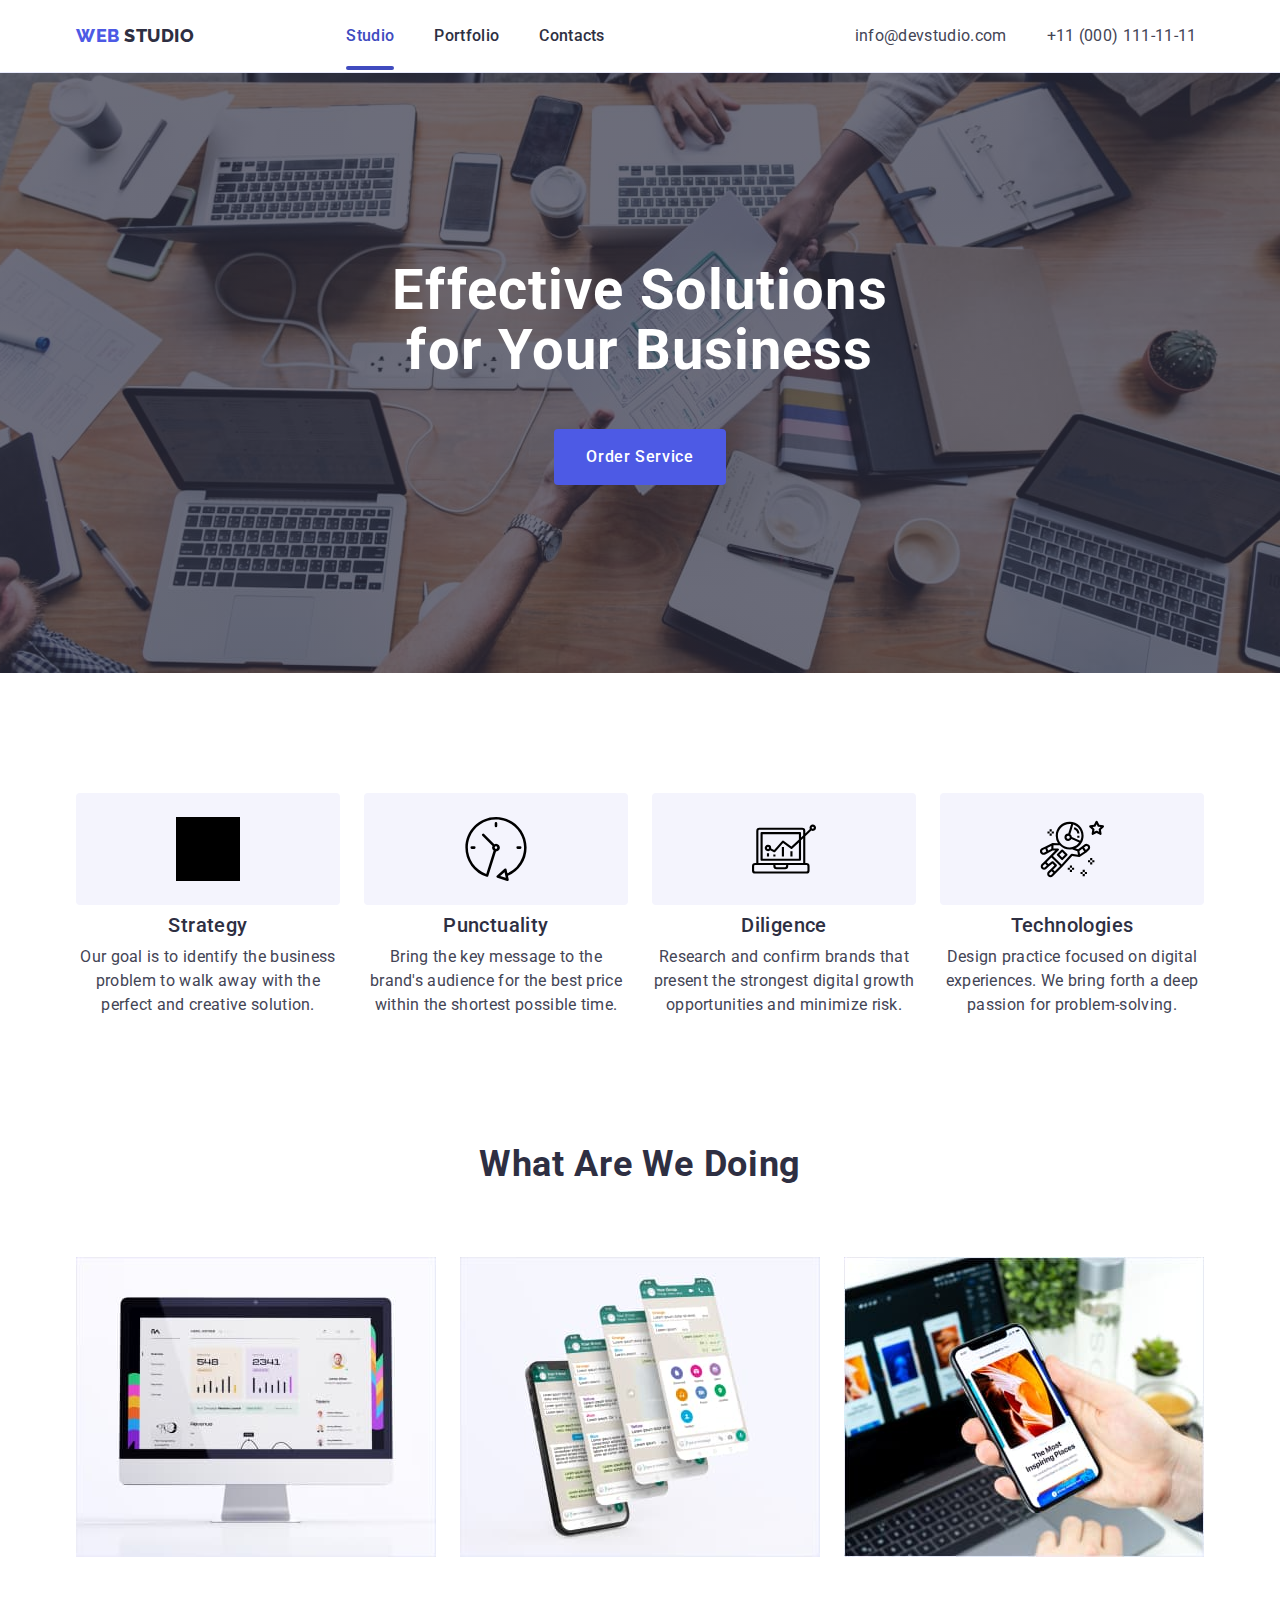
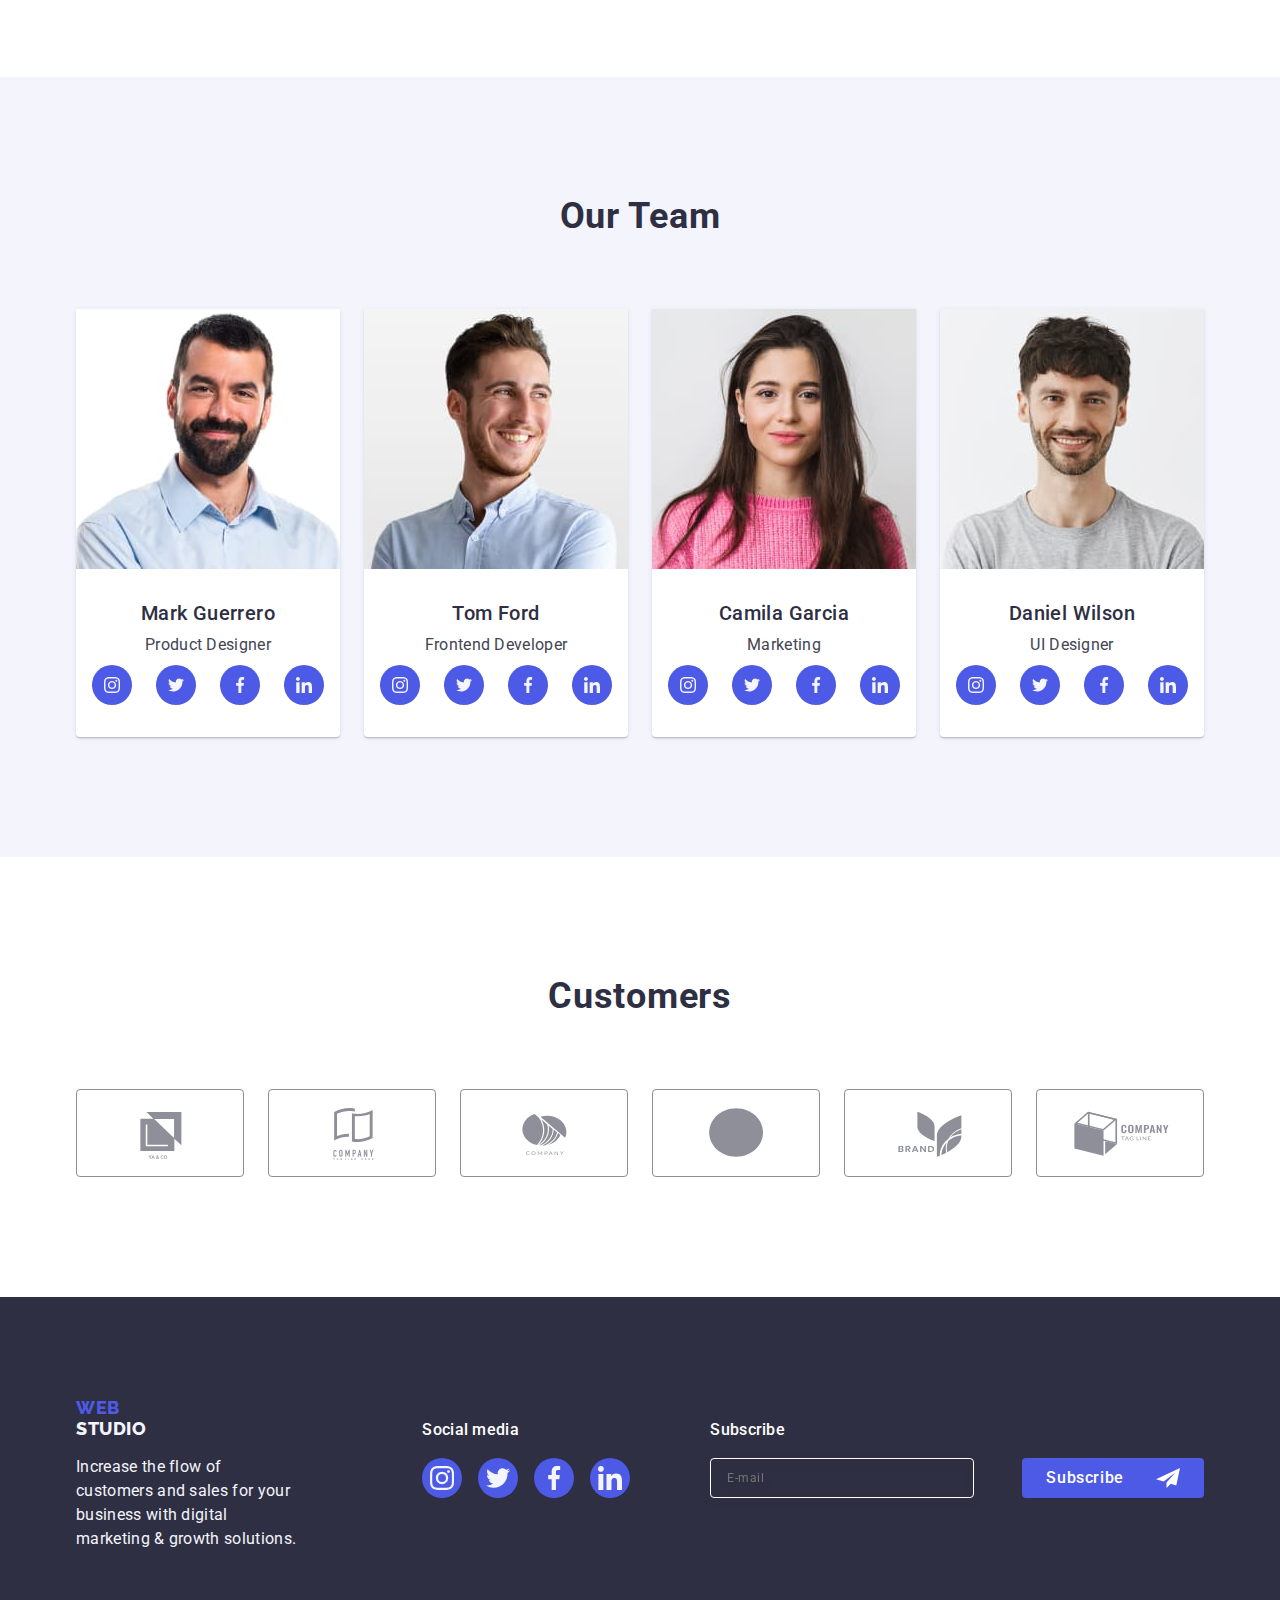
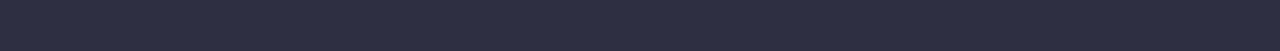
<file: index.html>
<!DOCTYPE html>
<html lang="en">
  <head>
    <meta charset="UTF-8" />
    <meta name="viewport" content="width=device-width, initial-scale=1.0" />
    <title>Main Page</title>
    <link rel="preconnect" href="https://fonts.googleapis.com" />
    <link rel="preconnect" href="https://fonts.gstatic.com" crossorigin />
    <link
      rel="stylesheet"
      href="https://cdn.jsdelivr.net/npm/modern-normalize@2.0.0/modern-normalize.min.css"
    />
    <link
      href="https://fonts.googleapis.com/css2?family=Raleway:wght@800&family=Roboto:wght@400;500;700&display=swap"
      rel="stylesheet"
    />
    <link rel="stylesheet" href="./css/styles.css" />
  </head>
  <body>
    <header class="header">
      <div class="container container-header">
        <nav class="page-nav">
          <a class="link logo" href="">Web <span class="span">Studio</span></a>
          <ul class="list menu">
            <li class="menu-item">
              <a class="link menu-link-studio link-link" href="./index.html"
                >Studio</a
              >
            </li>
            <li class="menu-item">
              <a class="link menu-link" href="./portfolio.html">Portfolio</a>
            </li>
            <li class="menu-item">
              <a class="link menu-link" href="">Contacts</a>
            </li>
          </ul>
        </nav>

        <address class="address">
          <ul class="list list-address">
            <li class="address-list">
              <a class="link contact-mail" href="mailto:info@devstudio.com"
                >info@devstudio.com</a
              >
            </li>
            <li class="address-list">
              <a class="link contact-mail" href="tel:+110001111111"
                >+11 (000) 111-11-11</a
              >
            </li>
          </ul>
        </address>
      </div>
    </header>

    <main>
      <section class="section-color">
        <div class="container">
          <h1 class="hhh-van">Effective Solutions for Your Business</h1>

          <button data-modal-open class="button-van" type="button">
            Order Service
          </button>
        </div>
      </section>

      <section class="section-tu">
        <div class="container">
          <h2 class="visually-hidden">WebStudio 8886</h2>
          <ul class="list list-van-van">
            <li class="list-van">
              <div class="div-iconc">
                <svg width="64" height="64" class="iconc">
                  <use href="./images/icons.svg#icon-antenna"></use>
                </svg>
              </div>

              <h3 class="hhh-tu">Strategy</h3>
              <p class="ppp-tu">
                Our goal is to identify the business problem to walk away with
                the perfect and creative solution.
              </p>
            </li>
            <li class="list-van">
              <div class="div-iconc">
                <svg width="64" height="64" class="iconc">
                  <use href="./images/icons.svg#icon-clock"></use>
                </svg>
              </div>

              <h3 class="hhh-tu">Punctuality</h3>
              <p class="ppp-tu">
                Bring the key message to the brand's audience for the best price
                within the shortest possible time.
              </p>
            </li>

            <li class="list-van">
              <div class="div-iconc">
                <svg width="64" height="64" class="iconc">
                  <use href="./images/icons.svg#icon-diagram"></use>
                </svg>
              </div>

              <h3 class="hhh-tu">Diligence</h3>
              <p class="ppp-tu">
                Research and confirm brands that present the strongest digital
                growth opportunities and minimize risk.
              </p>
            </li>
            <li class="list-van">
              <div class="div-iconc">
                <svg width="64" height="64" class="iconc">
                  <use href="./images/icons.svg#icon-astronaut"></use>
                </svg>
              </div>

              <h3 class="hhh-tu">Technologies</h3>
              <p class="ppp-tu">
                Design practice focused on digital experiences. We bring forth a
                deep passion for problem-solving.
              </p>
            </li>
          </ul>
        </div>
      </section>

      <section class="section-fru">
        <div class="container">
          <h2 class="hhh-fri">What are we doing</h2>

          <ul class="list div-section-fru">
            <li class="div-sction">
              <img
                src="./images/img1.jpg"
                alt="Monitor"
                width="360"
                height="300"
              />
            </li>
            <li class="div-sction">
              <img
                src="./images/Rectangle71.jpg"
                alt="Smartphone"
                width="360"
                height="300"
              />
            </li>
            <li class="div-sction">
              <img
                src="./images/img3.jpg"
                alt="Monitor and Smartphone"
                width="360"
                height="300"
              />
            </li>
          </ul>
        </div>
      </section>

      <section class="section-fo">
        <div class="container">
          <h2 class="hhh-fri">Our Team</h2>

          <ul class="list div-fo">
            <li class="foto-color">
              <img
                src="./images/img.jpg"
                alt="Mark Guerrero"
                width="264"
                height="260"
              />
              <div class="foto">
                <h3 class="hhh-tu">Mark Guerrero</h3>
                <p class="ppp-tu">Product Designer</p>
                <ul class="social-list list">
                  <li class="social-list-item">
                    <a href="" class="social-list-link">
                      <svg width="16" height="16" class="social-list-icon">
                        <use href="./images/icons.svg#icon-instagram"></use>
                      </svg>
                    </a>
                  </li>
                  <li class="social-list-item">
                    <a href="" class="social-list-link">
                      <svg width="16" height="16" class="social-list-icon">
                        <use href="./images/icons.svg#icon-twitter"></use>
                      </svg>
                    </a>
                  </li>
                  <li class="social-list-item">
                    <a href="" class="social-list-link">
                      <svg width="16" height="16" class="social-list-icon">
                        <use href="./images/icons.svg#icon-facebook"></use>
                      </svg>
                    </a>
                  </li>
                  <li class="social-list-item">
                    <a href="" class="social-list-link">
                      <svg width="16" height="16" class="social-list-icon">
                        <use href="./images/icons.svg#icon-linkedin"></use>
                      </svg>
                    </a>
                  </li>
                </ul>
              </div>
            </li>
            <li class="foto-color">
              <img
                src="./images/img(1).jpg"
                alt="Tom Ford"
                width="264"
                height="260"
              />
              <div class="foto">
                <h3 class="hhh-tu">Tom Ford</h3>
                <p class="ppp-tu">Frontend Developer</p>
                <ul class="social-list list">
                  <li class="social-list-item">
                    <a href="" class="social-list-link">
                      <svg width="16" height="16" class="social-list-icon">
                        <use href="./images/icons.svg#icon-instagram"></use>
                      </svg>
                    </a>
                  </li>
                  <li class="social-list-item">
                    <a href="" class="social-list-link">
                      <svg width="16" height="16" class="social-list-icon">
                        <use href="./images/icons.svg#icon-twitter"></use>
                      </svg>
                    </a>
                  </li>
                  <li class="social-list-item">
                    <a href="" class="social-list-link">
                      <svg width="16" height="16" class="social-list-icon">
                        <use href="./images/icons.svg#icon-facebook"></use>
                      </svg>
                    </a>
                  </li>
                  <li class="social-list-item">
                    <a href="" class="social-list-link">
                      <svg width="16" height="16" class="social-list-icon">
                        <use href="./images/icons.svg#icon-linkedin"></use>
                      </svg>
                    </a>
                  </li>
                </ul>
              </div>
            </li>
            <li class="foto-color">
              <img
                src="./images/img(2).jpg"
                alt="Camila Garcia"
                width="264"
                height="260"
              />
              <div class="foto">
                <h3 class="hhh-tu">Camila Garcia</h3>
                <p class="ppp-tu">Marketing</p>
                <ul class="social-list list">
                  <li class="social-list-item">
                    <a href="" class="social-list-link">
                      <svg width="16" height="16" class="social-list-icon">
                        <use href="./images/icons.svg#icon-instagram"></use>
                      </svg>
                    </a>
                  </li>
                  <li class="social-list-item">
                    <a href="" class="social-list-link">
                      <svg width="16" height="16" class="social-list-icon">
                        <use href="./images/icons.svg#icon-twitter"></use>
                      </svg>
                    </a>
                  </li>
                  <li class="social-list-item">
                    <a href="" class="social-list-link">
                      <svg width="16" height="16" class="social-list-icon">
                        <use href="./images/icons.svg#icon-facebook"></use>
                      </svg>
                    </a>
                  </li>
                  <li class="social-list-item">
                    <a href="" class="social-list-link">
                      <svg width="16" height="16" class="social-list-icon">
                        <use href="./images/icons.svg#icon-linkedin"></use>
                      </svg>
                    </a>
                  </li>
                </ul>
              </div>
            </li>
            <li class="foto-color">
              <img
                src="./images/img(3).jpg"
                alt="Daniel Wilson"
                width="264"
                height="260"
              />
              <div class="foto">
                <h3 class="hhh-tu">Daniel Wilson</h3>
                <p class="ppp-tu">UI Designer</p>
                <ul class="social-list list">
                  <li class="social-list-item">
                    <a href="" class="social-list-link">
                      <svg width="16" height="16" class="social-list-icon">
                        <use href="./images/icons.svg#icon-instagram"></use>
                      </svg>
                    </a>
                  </li>
                  <li class="social-list-item">
                    <a href="" class="social-list-link">
                      <svg width="16" height="16" class="social-list-icon">
                        <use href="./images/icons.svg#icon-twitter"></use>
                      </svg>
                    </a>
                  </li>
                  <li class="social-list-item">
                    <a href="" class="social-list-link">
                      <svg width="16" height="16" class="social-list-icon">
                        <use href="./images/icons.svg#icon-facebook"></use>
                      </svg>
                    </a>
                  </li>
                  <li class="social-list-item">
                    <a href="" class="social-list-link">
                      <svg width="16" height="16" class="social-list-icon">
                        <use href="./images/icons.svg#icon-linkedin"></use>
                      </svg>
                    </a>
                  </li>
                </ul>
              </div>
            </li>
          </ul>
        </div>
      </section>

      <section class="section-faif">
        <div class="container">
          <h2 class="hhaa-faif">Customers</h2>
          <ul class="list costomers-link">
            <li class="costomers-link-list">
              <a class="iconc-svg" href="">
                <svg width="104" height="56" class="svg">
                  <use href="./images/icons.svg#icon-yaco"></use>
                </svg>
              </a>
            </li>
            <li class="costomers-link-list">
              <a class="iconc-svg" href="">
                <svg width="104" height="56" class="svg">
                  <use href="./images/icons.svg#icon-tagline"></use>
                </svg>
              </a>
            </li>
            <li class="costomers-link-list">
              <a class="iconc-svg" href=""
                ><svg width="104" height="56" class="svg">
                  <use href="./images/icons.svg#icon-company"></use>
                </svg>
              </a>
            </li>
            <li class="costomers-link-list">
              <a class="iconc-svg" href=""
                ><svg width="104" height="56" class="svg">
                  <use href="./images/icons.svg#icon-fosterpeters"></use>
                </svg>
              </a>
            </li>
            <li class="costomers-link-list">
              <a class="iconc-svg" href=""
                ><svg width="104" height="56" class="svg">
                  <use href="./images/icons.svg#icon-brand"></use>
                </svg>
              </a>
            </li>
            <li class="costomers-link-list">
              <a class="iconc-svg" href="">
                <svg width="104" height="56" class="svg">
                  <use href="./images/icons.svg#icon-tagline1"></use>
                </svg>
              </a>
            </li>
          </ul>
        </div>
      </section>
    </main>

    <footer class="footer-color">
      <div class="container div-footer">
        <div class="div-footer-logo">
          <a class="link footer-logo" href=""
            >Web<span class="footer-span">Studio</span></a
          >

          <p class="footer-text">
            Increase the flow of customers and sales for your business with
            digital marketing & growth solutions.
          </p>
        </div>

        <div class="div-footer-social-link">
          <p class="social-media">Social media</p>
          <ul class="social-list-footer list">
            <li class="social-list-item">
              <a href="" class="social-list-link-footer">
                <svg width="24" height="24" class="social-list-icon-footer">
                  <use href="./images/icons.svg#icon-instagram"></use>
                </svg>
              </a>
            </li>
            <li class="social-list-item">
              <a href="" class="social-list-link-footer">
                <svg width="24" height="24" class="social-list-icon-footer">
                  <use href="./images/icons.svg#icon-twitter"></use>
                </svg>
              </a>
            </li>
            <li class="social-list-item">
              <a href="" class="social-list-link-footer">
                <svg width="24" height="24" class="social-list-icon-footer">
                  <use href="./images/icons.svg#icon-facebook"></use>
                </svg>
              </a>
            </li>
            <li class="social-list-item">
              <a href="" class="social-list-link-footer">
                <svg width="24" height="24" class="social-list-icon-footer">
                  <use href="./images/icons.svg#icon-linkedin"></use>
                </svg>
              </a>
            </li>
          </ul>
        </div>
        <div class="div-footer-social-subscride">
          <p class="social-media">Subscribe</p>
          <form class="form-footer">
            <label class="form-footer-label">
              <input
                class="footer-input-email"
                type="email"
                name="user-email"
                required
                placeholder="E-mail"
              />
            </label>

            <button class="button-footer" type="submit">
              Subscribe
              <svg width="24" height="24" class="button-footer-icon">
                <use href="./images/icons.svg#icon-Frame3"></use>
              </svg>
            </button>
          </form>
        </div>
      </div>
    </footer>

    <div data-modal class="backdrop is-hidden">
      <div class="modal">
        <button data-modal-close class="modal-close-btn" type="button">
          <svg width="8" height="8" class="modal-close-btn-icon">
            <use href="./images/icons.svg#icon-close-black-18"></use>
          </svg>
        </button>
        <p class="modal-form-text">
          Leave your contacts and we will call you back
        </p>
        <form class="modal-form">
          <div class="div-modal-form-name">
            <label class="modal-form-input-desc" for="user-name">Name</label>
            <div class="modal-form-input-wrapper">
              <input
                class="modal-form-input"
                type="text"
                id="user-name"
                name="user-name"
                required
                pattern="^[a-zA-Zа-яА-Я]+$"
                minlength="2"
              />
              <svg width="18" height="24" class="modal-form-input-icon">
                <use href="./images/icons.svg#icon-person-black-18dp"></use>
              </svg>
            </div>
          </div>
          <div class="div-modal-form-name">
            <label class="modal-form-input-desc" for="user-phone">Phone</label>
            <div class="modal-form-input-wrapper">
              <input
                class="modal-form-input"
                type="tel"
                id="user-phone"
                name="user-phone"
                required
                pattern="[0-9]{3}-[0-9]{3}-[0-9]{2}-[0-9]{2}"
                title="xxx-xxx-xx-xx"
              />
              <svg width="18" height="24" class="modal-form-input-icon">
                <use href="./images/icons.svg#icon-phone-black-18dp"></use>
              </svg>
            </div>
          </div>
          <div class="div-modal-form-name">
            <label class="modal-form-input-desc" for="user-email">Email</label>
            <div class="modal-form-input-wrapper">
              <input
                class="modal-form-input"
                type="email"
                id="user-email"
                name="user-email"
                required
              />
              <svg width="18" height="24" class="modal-form-input-icon">
                <use href="./images/icons.svg#icon-email-black-18dp"></use>
              </svg>
            </div>
          </div>

          <div class="div-texterea">
            <label class="modal-form-input-desc" for="user-comment"
              >Comment</label
            >
            <textarea
              class="modal-form-message"
              name="user-comment"
              id="user-comment"
              placeholder="Text input"
            ></textarea>
          </div>

          <div class="div-checkbox">
            <input
              class="modal-form-check visually-hidden"
              id="user-privacy"
              type="checkbox"
              value="true"
              name="user-privacy"
            />
            <label class="label-checkbox" for="user-privacy">
              <span class="modal-form-fake-checkbox">
                <svg width="10" height="8" class="checkbox-icon">
                  <use href="./images/icons.svg#icon-Property1click"></use>
                </svg> </span
              >I accept the terms and conditions of the&nbsp;<a
                class="modal-form-check-desc-privacy"
                href=""
                >Privacy Policy</a
              >
            </label>
          </div>

          <button class="mobal-form-submit" type="submit">Send</button>
        </form>
      </div>
    </div>
    <script src="./js/modal.js"></script>
  </body>
</html>
</file>
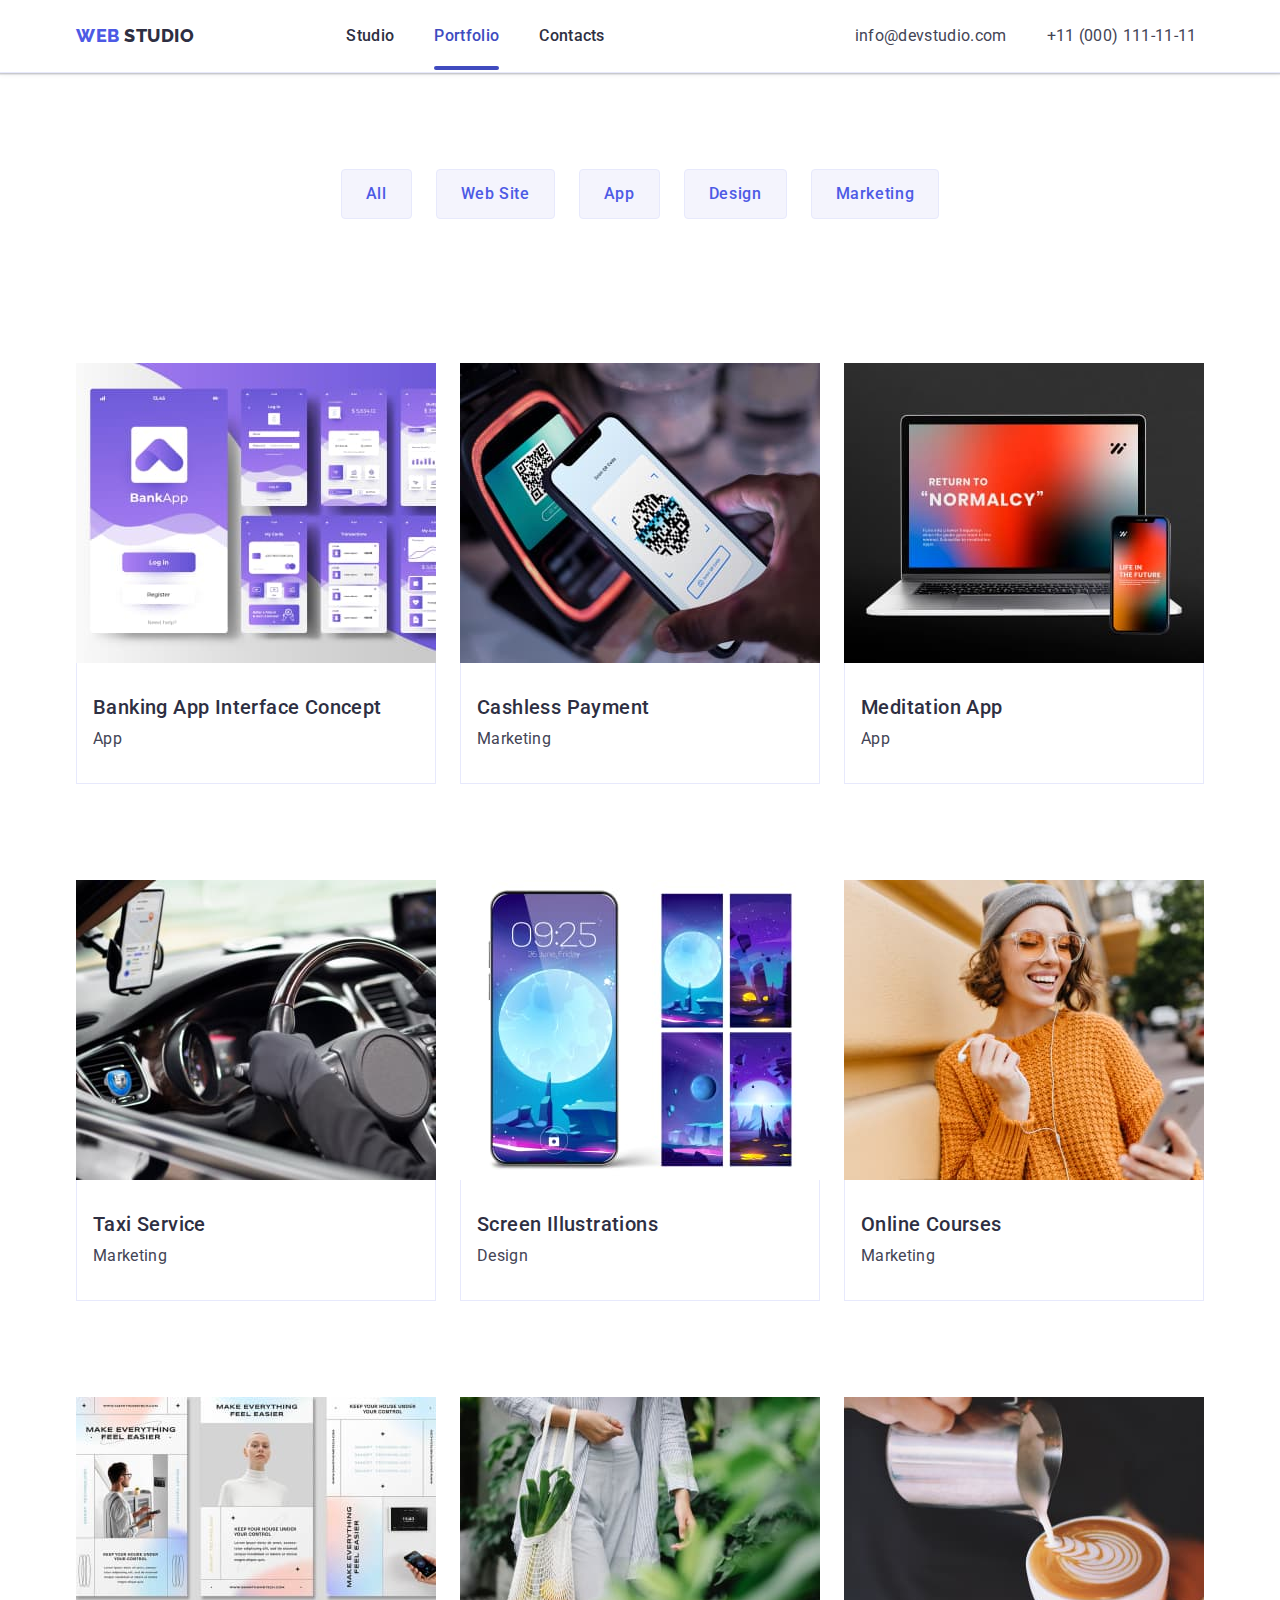
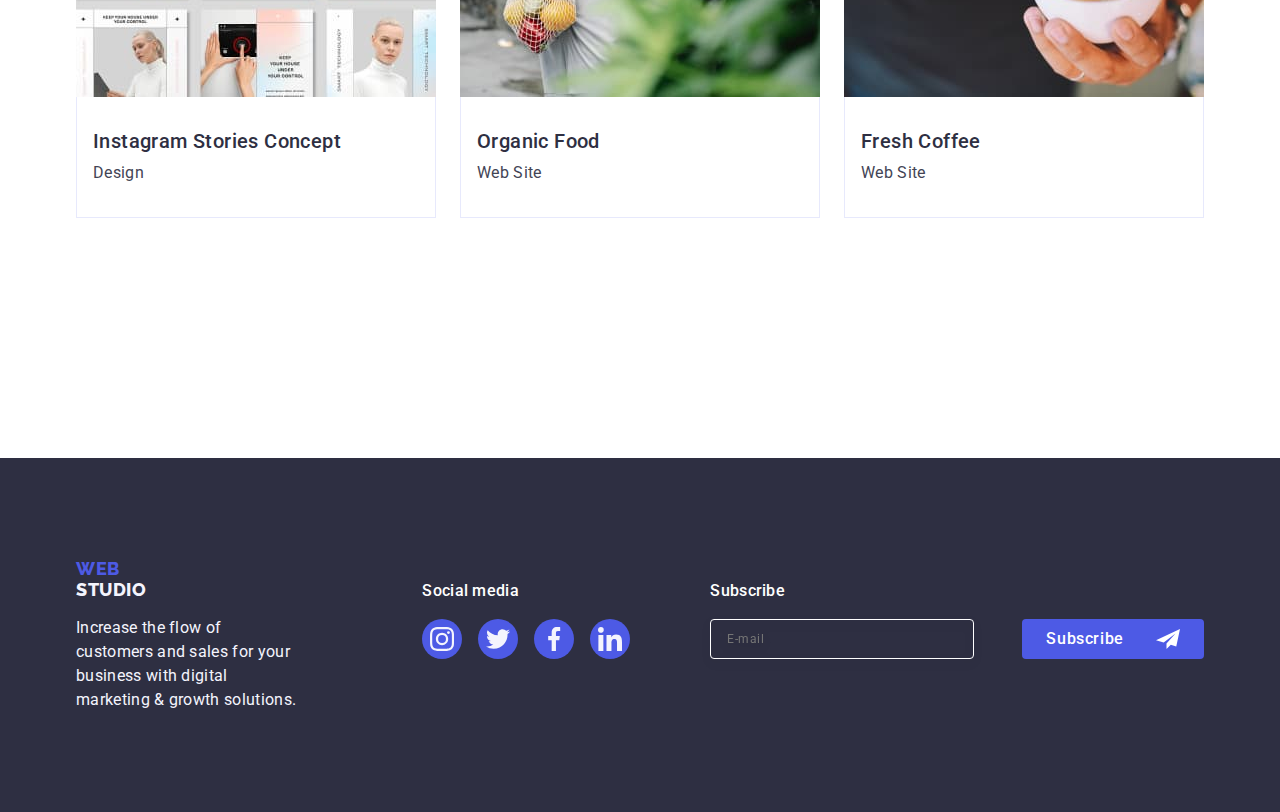
<file: portfolio.html>
<!DOCTYPE html>
<html lang="en">
  <head>
    <meta charset="UTF-8" />
    <meta name="viewport" content="width=device-width, initial-scale=1.0" />
    <title>Portfolio</title>
    <link rel="preconnect" href="https://fonts.googleapis.com" />
    <link rel="preconnect" href="https://fonts.gstatic.com" crossorigin />
    <link
      rel="stylesheet"
      href="https://cdn.jsdelivr.net/npm/modern-normalize@2.0.0/modern-normalize.min.css"
    />
    <link
      href="https://fonts.googleapis.com/css2?family=Raleway:wght@800&family=Roboto:wght@400;500;700&display=swap"
      rel="stylesheet"
    />
    <link rel="stylesheet" href="./css/styles.css" />
  </head>
  <body>
    <header class="header">
      <div class="container container-header">
        <nav class="page-nav">
          <a class="link logo" href="">Web <span class="span">Studio</span></a>
          <ul class="list menu">
            <li class="menu-item">
              <a class="link menu-link" href="./index.html">Studio</a>
            </li>
            <li class="menu-item">
              <a
                class="link menu-link-portfolio link-port"
                href="./portfolio.html"
                >Portfolio</a
              >
            </li>
            <li class="menu-item">
              <a class="link menu-link" href="">Contacts</a>
            </li>
          </ul>
        </nav>

        <address class="address">
          <ul class="list list-address">
            <li class="address-list">
              <a class="link contact-mail" href="mailto:info@devstudio.com"
                >info@devstudio.com</a
              >
            </li>
            <li class="address-list">
              <a class="link contact-mail" href="tel:+110001111111"
                >+11 (000) 111-11-11</a
              >
            </li>
          </ul>
        </address>
      </div>
    </header>

    <main>
      <section class="section-foto">
        <div class="container">
          <h1 class="visually-hidden">WebStudio 8886</h1>

          <ul class="list button-list">
            <li class="modal-van button-list-mobal">
              <button class="modal-btn" type="button">All</button>
            </li>
            <li class="modal-van button-list-mobal">
              <button class="modal-btn" type="button">Web Site</button>
            </li>
            <li class="modal-van button-list-mobal">
              <button class="modal-btn" type="button">App</button>
            </li>
            <li class="modal-van button-list-mobal">
              <button class="modal-btn" type="button">Design</button>
            </li>
            <li class="modal-van button-list-mobal">
              <button class="modal-btn" type="button">Marketing</button>
            </li>
          </ul>

          <ul class="list foto-foto">
            <li class="list-foto link-foto-o">
              <a class="link link-portfolio" href="">
                <div class="tram-list-img-wrapper">
                  <img
                    src="./images/img12.jpg"
                    alt="Banking App Interface Concept"
                    width="360"
                    height="300"
                  />
                  <p class="overley">
                    14 Stylish and User-Friendly App Design Concepts · Task
                    Manager App · Calorie Tracker App · Exotic Fruit Ecommerce
                    App · Cloud Storage App Banking App Interface Concept App
                  </p>
                </div>

                <div class="div-abcd">
                  <h2 class="abcd">Banking App Interface Concept</h2>
                  <p class="abcdef">App</p>
                </div>
              </a>
            </li>
            <li class="list-foto link-foto-o">
              <a class="link link-portfolio" href="">
                <div class="tram-list-img-wrapper">
                  <img
                    src="./images/img22.jpg"
                    alt="Cashless Payment"
                    width="360"
                    height="300"
                  />
                  <p class="overley">
                    14 Stylish and User-Friendly App Design Concepts · Task
                    Manager App · Calorie Tracker App · Exotic Fruit Ecommerce
                    App · Cloud Storage App Banking App Interface Concept App
                  </p>
                </div>

                <div class="div-abcd">
                  <h2 class="abcd">Cashless Payment</h2>
                  <p class="abcdef">Marketing</p>
                </div>
              </a>
            </li>
            <li class="list-foto link-foto-o">
              <a class="link link-portfolio" href="">
                <div class="tram-list-img-wrapper">
                  <img
                    src="./images/img32.jpg"
                    alt="Meditation App"
                    width="360"
                    height="300"
                  />
                  <p class="overley">
                    14 Stylish and User-Friendly App Design Concepts · Task
                    Manager App · Calorie Tracker App · Exotic Fruit Ecommerce
                    App · Cloud Storage App Banking App Interface Concept App
                  </p>
                </div>

                <div class="div-abcd">
                  <h2 class="abcd">Meditation App</h2>
                  <p class="abcdef">App</p>
                </div>
              </a>
            </li>
            <li class="list-foto link-foto-o">
              <a class="link link-portfolio" href=""
                ><div class="tram-list-img-wrapper">
                  <img
                    src="./images/img42.jpg"
                    alt="Taxi Service"
                    width="360"
                    height="300"
                  />
                  <p class="overley">
                    14 Stylish and User-Friendly App Design Concepts · Task
                    Manager App · Calorie Tracker App · Exotic Fruit Ecommerce
                    App · Cloud Storage App Banking App Interface Concept App
                  </p>
                </div>

                <div class="div-abcd">
                  <h2 class="abcd">Taxi Service</h2>
                  <p class="abcdef">Marketing</p>
                </div>
              </a>
            </li>
            <li class="list-foto link-foto-o">
              <a class="link link-portfolio" href=""
                ><div class="tram-list-img-wrapper">
                  <img
                    src="./images/img52.jpg"
                    alt="Screen Illustrations"
                    width="360"
                    height="300"
                  />
                  <p class="overley">
                    14 Stylish and User-Friendly App Design Concepts · Task
                    Manager App · Calorie Tracker App · Exotic Fruit Ecommerce
                    App · Cloud Storage App Banking App Interface Concept App
                  </p>
                </div>

                <div class="div-abcd">
                  <h2 class="abcd">Screen Illustrations</h2>
                  <p class="abcdef">Design</p>
                </div>
              </a>
            </li>
            <li class="list-foto link-foto-o">
              <a class="link link-portfolio" href=""
                ><div class="tram-list-img-wrapper">
                  <img
                    src="./images/img62.jpg"
                    alt="Online Courses"
                    width="360"
                    height="300"
                  />
                  <p class="overley">
                    14 Stylish and User-Friendly App Design Concepts · Task
                    Manager App · Calorie Tracker App · Exotic Fruit Ecommerce
                    App · Cloud Storage App Banking App Interface Concept App
                  </p>
                </div>

                <div class="div-abcd">
                  <h2 class="abcd">Online Courses</h2>
                  <p class="abcdef">Marketing</p>
                </div>
              </a>
            </li>
            <li class="list-foto link-foto-o">
              <a class="link link-portfolio" href=""
                ><div class="tram-list-img-wrapper">
                  <img
                    src="./images/img72.jpg"
                    alt="Instagram Stories Concept"
                    width="360"
                    height="300"
                  />
                  <p class="overley">
                    14 Stylish and User-Friendly App Design Concepts · Task
                    Manager App · Calorie Tracker App · Exotic Fruit Ecommerce
                    App · Cloud Storage App Banking App Interface Concept App
                  </p>
                </div>

                <div class="div-abcd">
                  <h2 class="abcd">Instagram Stories Concept</h2>
                  <p class="abcdef">Design</p>
                </div>
              </a>
            </li>
            <li class="list-foto link-foto-o">
              <a class="link link-portfolio" href=""
                ><div class="tram-list-img-wrapper">
                  <img
                    src="./images/img82.jpg"
                    alt="Organic Food"
                    width="360"
                    height="300"
                  />
                  <p class="overley">
                    14 Stylish and User-Friendly App Design Concepts · Task
                    Manager App · Calorie Tracker App · Exotic Fruit Ecommerce
                    App · Cloud Storage App Banking App Interface Concept App
                  </p>
                </div>

                <div class="div-abcd">
                  <h2 class="abcd">Organic Food</h2>
                  <p class="abcdef">Web Site</p>
                </div>
              </a>
            </li>
            <li class="list-foto link-foto-o">
              <a class="link link-portfolio" href=""
                ><div class="tram-list-img-wrapper">
                  <img
                    src="./images/img92.jpg"
                    alt="Fresh Coffee"
                    width="360"
                    height="300"
                  />
                  <p class="overley">
                    14 Stylish and User-Friendly App Design Concepts · Task
                    Manager App · Calorie Tracker App · Exotic Fruit Ecommerce
                    App · Cloud Storage App Banking App Interface Concept App
                  </p>
                </div>

                <div class="div-abcd">
                  <h2 class="abcd">Fresh Coffee</h2>
                  <p class="abcdef">Web Site</p>
                </div>
              </a>
            </li>
          </ul>
        </div>
      </section>
    </main>

    <footer class="footer-color">
      <div class="container div-footer">
        <div class="div-footer-logo">
          <a class="link footer-logo" href=""
            >Web <span class="footer-span">Studio</span></a
          >

          <p class="footer-text">
            Increase the flow of customers and sales for your business with
            digital marketing & growth solutions.
          </p>
        </div>

        <div class="div-footer-social-link">
          <p class="social-media">Social media</p>
          <ul class="social-list-footer list">
            <li class="social-list-item">
              <a href="" class="social-list-link-footer">
                <svg width="24" height="24" class="social-list-icon-footer">
                  <use href="./images/icons.svg#icon-instagram"></use>
                </svg>
              </a>
            </li>
            <li class="social-list-item">
              <a href="" class="social-list-link-footer">
                <svg width="24" height="24" class="social-list-icon-footer">
                  <use href="./images/icons.svg#icon-twitter"></use>
                </svg>
              </a>
            </li>
            <li class="social-list-item">
              <a href="" class="social-list-link-footer">
                <svg width="24" height="24" class="social-list-icon-footer">
                  <use href="./images/icons.svg#icon-facebook"></use>
                </svg>
              </a>
            </li>
            <li class="social-list-item">
              <a href="" class="social-list-link-footer">
                <svg width="24" height="24" class="social-list-icon-footer">
                  <use href="./images/icons.svg#icon-linkedin"></use>
                </svg>
              </a>
            </li>
          </ul>
        </div>
        <div class="div-footer-social-subscride">
          <p class="social-media">Subscribe</p>
          <form class="form-footer">
            <label class="form-footer-label">
              <input
                class="footer-input-email"
                type="email"
                name="user-email"
                required
                placeholder="E-mail"
              />
            </label>

            <button class="button-footer" type="submit">
              Subscribe
              <svg width="24" height="24" class="button-footer-icon">
                <use href="./images/icons.svg#icon-Frame3"></use>
              </svg>
            </button>
          </form>
        </div>
      </div>
    </footer>
  </body>
</html>
</file>
<file: css/styles.css>
:root {
    --accent-color: #2e2f42;
}

.list {
    list-style: none;
    
}

.list-van-van {
display: flex;
gap: 24px;
}

.list-van {
    width: calc((100% - 72px) / 4);
}



.link {
    text-decoration: none;
}

h1,h2,h3,h4,h5,h6,p {
    margin-top: 0;
    margin-bottom: 0;
}

ul,ol {
    margin-top: 0;
    margin-bottom: 0;
    padding-left: 0;
}

img {
    display: block;
}

button {
    cursor: pointer;
}

.header {
    border-bottom: 1px solid #e7e9fc;
    box-shadow: 0px 2px 1px rgba(46, 47, 66, 0.08),
        0px 1px 1px rgba(46, 47, 66, 0.16),
        0px 1px 6px rgba(46, 47, 66, 0.08);
}

.container {
    width: 1158px;
    margin-left: auto;
    margin-right: auto;
    padding-left: 15px;
    padding-right: 15px;

}

.visually-hidden {
    position: absolute;
    width: 1px;
    height: 1px;
    margin: -1px;
    border: 0;
    padding: 0;

    white-space: nowrap;
    clip-path: inset(100%);
    clip: rect(0 0 0 0);
    overflow: hidden;
} 


.container-header {
    display: flex;
}


body {
    font-family: Roboto, sans-serif;
    color: var(--slate, #434455);
    background-color: #FFFFFF;
}

.header-div {
    display: flex;
    justify-content: space-between;
    height: 72px;
    align-items: center;
}



.page-nav {
    display: flex;
    align-items: center;
     
}

.menu {
    display: flex;
    gap: 40px;
}

.section-color {
    max-width: 1440px;
    background-repeat: no-repeat;
    background-position: center;
    background-image: linear-gradient(rgba(46, 47, 66, 0.7),rgba(46, 47, 66, 0.7)), url(../images/people-office.jpg);
    background-size: cover;
    background-color: var(--navyblue, #2E2F42);
    height: 600px;
    padding: 188px 0;
    margin-left: auto;
    margin-right: auto;
}

.div-iconc {
    width: 264px;
    height: 112px;
    background-position: center;
    background-color: #F4F4FD;
    margin-bottom: 8px;
    display: flex;
    justify-content: center;
    align-items: center;
    border-radius: 4px;
}

.iconc {

   
}

.iconc-van {
    width: 64px;
    height: 64px;
}

.section-fru {
    padding-bottom: 120px;
}

.section-tu {

    padding-top: 120px;
    padding-bottom: 120px;
}

.webstudio {
    visibility: hidden;
}

.div-section-fru {
    display: flex;
    gap: 24px;
}

.div-sction {
    width:calc(100% -48px)/3;
}



.hhh-van {
    color: var(--white, #FFF);
        text-align: center;
    
        /* Header 1 */
        font-size: 56px;
        font-family: Roboto, sans-serif
        font-weight: 700;
        line-height: 1.07;
        letter-spacing: 1.12px;
        max-width: 496px;
        margin: 0 auto;
}

.div-button {
    width: 173px;
margin-left: auto;
    margin-right: auto;
    margin-top: 48px;
}

.button-van {
color: var(--white, #FFF);
    background: var(--iris, #4D5AE5);
    padding: 16px 32px;
    display: block;
    min-width: 169px;
    height: 56px;
    border: none;
    border-radius: 4px;
    margin: 48px auto;
   

    /* Button Text */
    font-family: Roboto;
    font-size: 16px;
    font-weight: 500;
    line-height: 1.5;
    letter-spacing: 0.64px;
    cursor: pointer;
        transition: color 250ms cubic-bezier(0.4, 0, 0.2, 1), background-color 250ms cubic-bezier(0.4, 0, 0.2, 1), border 250ms cubic-bezier(0.4, 0, 0.2, 1), box-shadow 250ms cubic-bezier(0.4, 0, 0.2, 1);
    transition: background-color 250ms cubic-bezier(0.4, 0, 0.2, 1);
      
}

.button-van:hover,
.button-van:focus {
background-color: #404BBF;
}

.div-fo {
    display: flex;
    gap: 24px;
}

.div-text {

    margin-left: auto;
    margin-right: auto;
    
}

.hhh-tu {
color: var(--navyblue, #2E2F42);
text-align: center;
margin-bottom: 8px;

    /* Header 3 */
    font-size: 20px;
    font-weight: 500;
    line-height: 1.2;
    letter-spacing: 0.4px;
}

.ppp-tu {
color: var(--slate, #434455);
text-align: center;
margin-bottom: 8px;

    /* Body */
    font-size: 16px;
    line-height: 1.5;
    letter-spacing: 0.32px;
}

.hhh-fri {
    color: var(--navyblue, #2E2F42);
        text-align: center;
        width: 330px;
        margin-left: auto;
        margin-right: auto;
        margin-bottom: 72px;
    
        /* Header 2 */
        font-size: 36px;
        font-weight: 700;
        line-height: 1.11;
        letter-spacing: 0.72px;
        text-transform: capitalize;
}

.section-fo {

    background: var(--cloud, #F4F4FD);
    padding-bottom: 120px;
    padding-top: 120px;
}
.social-list {
    display: flex;
    justify-content: center;
    align-items: center;
    gap: 24px;
}

.social-list-item {
    
}

.social-list-link {
    display: block;
    width: 40px;
    height: 40px;
    border-radius: 50%;
    background-color: #4D5AE5;
    display: flex;
    justify-content: center;
    align-items: center;
    transition: background-color 250ms cubic-bezier(0.4, 0, 0.2, 1);
}

.social-list-link:hover,
.social-list-link:focus {
    background-color: #404bbf;
}

.social-list-icon{
    width: 16px;
    height: 16px;
    fill: #F4F4FD;

}




.foto-color {
        background: var(--white, #FFF);
        width:calc((100% - 72px) / 4);
        border-radius: 0px 0px 4px 4px;
        box-shadow: 0px 2px 1px 0px rgba(46, 47, 66, 0.08), 0px 1px 1px 0px rgba(46, 47, 66, 0.16), 0px 1px 6px 0px rgba(46, 47, 66, 0.08);

}

.logo {
color: var(--iris, #4D5AE5);
    font-size: 18px;
    font-family: Raleway, sans-serif;
    font-weight: 800;
    line-height: 1.17;
    letter-spacing: 0.54px;
    text-transform: uppercase;
    margin-right: 76px;
}

.span {
    margin-right: 76px;
    color: var(--navyblue, #2E2F42);
        font-size: 18px;
        font-family: Raleway, sans-serif;
        font-weight: 800;
        line-height: 1.17;
        letter-spacing: 0.54px;
        text-transform: uppercase;
}

.menu-item {
    padding-top: 24px;
    padding-bottom: 24px;
color: var(--navyblue, #2E2F42);

    /* Body Medium */
    font-size: 16px;
    font-family: Roboto, sans-serif;
    font-weight: 500;
    line-height: 1.5;
    letter-spacing: 0.32px;
    
}

.address {
    font-style: normal;
}

.list-address {
    display: flex;
    gap: 40px;
    margin-left: 250px;
}

.address-list {
    padding: 24px 0;
    justify-content: space-between;
}

.menu-link {
    padding: 24px 0;
    color: var(--navyblue, #2E2F42);
    position: relative;
    
        /* Body Medium */
        font-size: 16px;
        font-family: Roboto, sans-serif;
        font-weight: 500;
        line-height: 1.5;
        letter-spacing: 0.32px;
        transition: color 250ms cubic-bezier(0.4, 0, 0.2, 1);
        
}

.menu-link-studio {
    padding: 24px 0;
        color: var(--ocean, #404BBF);
        position: relative;
    
        /* Body Medium */
        font-size: 16px;
        font-family: Roboto, sans-serif;
        font-weight: 500;
        line-height: 1.5;
        letter-spacing: 0.32px;
        transition: color 250ms cubic-bezier(0.4, 0, 0.2, 1);
}

.menu-link-portfolio {
    padding: 24px 0;
        color: var(--ocean, #404BBF);
        position: relative;
    
        /* Body Medium */
        font-size: 16px;
        font-family: Roboto, sans-serif;
        font-weight: 500;
        line-height: 1.5;
        letter-spacing: 0.32px;
        transition: color 250ms cubic-bezier(0.4, 0, 0.2, 1);
}


.link-logo {
color: var(--navyblue, #2E2F42);
    font-size: 18px;
    font-family: Raleway, sans-serif;
    font-weight: 800;
    line-height: 1.5;
    letter-spacing: 0.54px;
    text-transform: uppercase;
}

.contact-mail {
    color: var(--slate, #434455);
    
        /* Body */
        font-size: 16px;
        font-family: Roboto, sans-serif;
        line-height: 1.5;
        letter-spacing: 0.32px;
        transition: color 250ms cubic-bezier(0.4, 0, 0.2, 1);
}

.contact-phon {
    color: var(--slate, #434455);
    
        /* Body */
        font-size: 16px;
        font-family: Roboto;
        line-height: 1.5;
        letter-spacing: 0.32px;
}

.modal-btn {
color: var(--white, #4d5ae5);
padding: 12px 24px;
border: 1px solid #e7e9fc;
border-radius: 4px;

    /* Button Text */
    font-family: Roboto, sans-serif;
    font-size: 16px;
    font-weight: 500;
    line-height: 1.5;
    letter-spacing: 0.64px;
        background-color: #F4F4FD;
        cursor: pointer;
        transition: color 250ms cubic-bezier(0.4, 0, 0.2, 1),
            background-color 250ms cubic-bezier(0.4, 0, 0.2, 1),
            border-color 250ms cubic-bezier(0.4, 0, 0.2, 1),
            box-shadow 250ms cubic-bezier(0.4, 0, 0.2, 1);
}

.abcd {
    color: var(--navyblue, #2E2F42);
    
        /* Header 3 */
        font-size: 20px;
        font-family: Roboto;
        font-weight: 500;
        line-height: 1.2;
        letter-spacing: 0.4px;
        margin-bottom: 8px;
}

.abcdef {
    color: var(--slate, #434455);
    
        /* Body */
        font-size: 16px;
        font-family: Roboto;
        line-height: 1.5;
        letter-spacing: 0.32px;
}

.footer-color {
    background: var(--navyblue, #2E2F42);
    padding-top: 100px;
    padding-bottom: 100px;
}

.footer-logo {
    display: inline-block;
    margin-bottom: 16px;
    color: var(--iris, #4D5AE5);
        font-size: 18px;
        font-family: Raleway, sans-serif;
        font-weight: 800;
        line-height: 1.17;
        letter-spacing: 0.54px;
        text-transform: uppercase;
}

.footer-span {
    color: var(--cloud, #F4F4FD);
        font-size: 18px;
        font-family: Raleway, sans-serif;
        font-weight: 800;
        line-height: 1.17;
        letter-spacing: 0.54px;
        text-transform: uppercase;
}

.div-footer-text {
 width: 264px;
 margin-top: 16px;
}

.foto {
    padding: 32px 16px;
}

.footer-text {
    max-width: 264px;
    color: var(--cloud, #F4F4FD);
    
        /* Body */
        font-size: 16px;
        font-family: Roboto, sans-serif;
        line-height: 1.5;
        letter-spacing: 0.32px;
}

.modal-btn:hover,
.modal-btn:focus {
    color: #FFFFFF;
    background-color: #404BBF;
    border: 1px solid transparent;
    box-shadow: 0px 3px 1px rgba(0, 0, 0, 0.1),
        0px 2px 1px rgba(0, 0, 0, 0.08),
        0px 2px 2px rgba(0, 0, 0, 0.12);
    
}

.menu-link:hover,
.menu-link:focus {
    color: #404BBF;
}

.contact-mail:hover,
.contact-mail:focus {
    color: #404BBF;
}

.section-foto {
    padding-top: 96px;
    padding-bottom: 120px;
}

.button-list {
    display: flex;
    justify-content: center;
    gap: 24px;
    margin-bottom: 72px;
    
}

.button-list-mobal:hover,
.button-list-mobal:focus {
    box-sizing: 0px 3px 1px rgba(0, 0, 0, 0.1),
        0px 2px 1px rgba(0, 0, 0, 0.08),
        0px 2px 2px rgba(0, 0, 0, 0.12);
}

.van {
    width: 69px;
    padding: 12px 24px;
    border-radius: 4px;
}
.tya {
    width: 118px;
    padding: 12px 24px;
    border: 1px solid tomato;
    border-radius: 4px;
}

.tru {
    width: 78px;
    padding: 12px 24px;
    border-radius: 4px;
        border: 1px solid var(--cornflower, #E7E9FC);
}

.foa {
    width: 103px;
    padding: 12px 24px;
    border-radius: 4px;
        border: 1px solid var(--cornflower, #E7E9FC);
}

.faif {
    width: 126px;
    padding: 12px 24px;
    border-radius: 4px;
        border: 1px solid var(--cornflower, #E7E9FC);

}

.modal-van {
    margin-bottom: 72px;
}

.link-portfolio {
    display: block;
    transition: box-shadow 250ms cubic-bezier(0.4, 0, 0.2, 1);
}

.link-portfolio:hover,
.link-portfolio:focus {
    box-shadow: 0px 1px 6px rgba(46, 47, 66, 0.08),
        0px 1px 1px rgba(46, 47, 66, 0.16),
        0px 2px 1px rgba(46, 47, 66, 0.08);
}

.foto-foto {
    display: flex;
    flex-wrap: wrap;
    column-gap: 24px;
    row-gap: 48px;
}

.list-foto:nth-child(n+7) {
    margin-bottom: 120px;
}

.link-foto-o:nth-child(-n+6) {
    margin-bottom: 48px;
}

.link-foto-o {
    display: block;
    transition: 250ms cubic-bezier(0.4, 0, 0.2, 1);
}

.link-foto-o:hover,
.link-foto-o:focus {
    box-shadow: 0px 1px 6px rgba(46, 47, 66, 0.08),
        0px 1px 1px rgba(46, 47, 66, 0.16),
        0px 2px 1px rgba(46, 47, 66, 0.08);
}

.div-abcd {
    padding: 32px 16px;
    border-bottom: 1px solid var(--cornflower, #E7E9FC);
    border-left: 1px solid var(--cornflower, #E7E9FC);
    border-right: 1px solid var(--cornflower, #E7E9FC);
}

.section-faif {
    padding-top: 120px;
    padding-bottom: 120px;
}

.hhaa-faif {
    margin-bottom: 72px;
    color: #2e2f42;
    text-align: center;
    
        /* Header 2 */
        font-size: 36px;
        font-weight: 700;
        line-height: 1.11;
        letter-spacing: 0.72px;
        text-transform: capitalize;

}

.costomers-link {
    display: flex;
    justify-content: center;
    gap: 24px;
}

.costomers-link-list {
    display: flex;
    justify-content: center;
    align-items: center;
    gap: 24px;
    transition: border 250ms cubic-bezier(0.4, 0, 0.2, 1);
   
}

.iconc-svg {
    display: flex;
    justify-content: center;
    align-items: center;
    width: 168px;
    height: 88px;
    border-radius: 4px;
        border: 1px solid #8E8F99;
        color: #8e8f99;
        transition: color 250ms cubic-bezier(0.4, 0, 0.2, 1),border-color 250ms cubic-bezier(0.4, 0, 0.2, 1);

    
}

.iconc-svg:hover,
.iconc-svg:focus {
    border-color: #404bbf;
    color: #404bbf;
}

.svg {

    fill: currentColor;
}

.costomers-link-list:focus,
.costomers-link-list:hover {
    border: 1px solid #404BBF;
}



.div-footer {
    display: flex;
    align-items: baseline;

}

.div-footer-logo {
    margin-right: 120px;
}

.social-media {

    color: var(--white, #FFF);
    
        /* Body Medium */
        font-family: Roboto, sans-serif;
        font-size: 16px;
        font-style: normal;
        font-weight: 500;
        line-height: 1.5;
        letter-spacing: 0.32px;
        margin-bottom: 16px;

        
}

.social-list-link-footer {
    display: block;
        width: 40px;
        height: 40px;
        border-radius: 50%;
        background-color: #4D5AE5;
        display: flex;
        justify-content: center;
        align-items: center;
        transition: background-color 250ms cubic-bezier(0.4, 0, 0.2, 1);
}

.social-list-link-footer:hover,
.social-list-link-footer:focus {
background-color: #31d0aa;
}

.social-list-icon-footer {
     
    fill: #F4F4FD;

}

.social-list-footer {
    display: flex;
    gap: 16px;
}

.tram-list-img-wrapper {
    position: relative;
    overflow: hidden;
    
}

.overley {
    position: absolute;
    top: 0;
    left: 0;
    color: rgba(244, 244, 253, 1);
    font-family: Roboto, sans-serif;
        font-size: 16px;
        font-style: normal;
        font-weight: 400;
        line-height: 1.5;
        background-color: rgba(77, 90, 229, 1);
        letter-spacing: 0.02em;
        padding: 40px 32px;
        width: 100%;
        height: 100%;
        transform: translate(0, 100%);
        transition: transform 250ms cubic-bezier(0.4, 0, 0.2, 1);
        overflow: auto;

}

.link-portfolio:hover .overley,
.link-portfolio:focus .overley {
    transform: translate(0, 0);
}


.backdrop {
    position: fixed;
    top: 0;
    left: 0;
    width: 100%;
    height: 100%;
    background-color: rgba(46, 47, 66, 0.40);
    transition: opacity 250ms cubic-bezier(0.4, 0, 0.2, 1),
        visibility 250ms cubic-bezier(0.4, 0, 0.2, 1);
}

.modal {
    width: 408px;
    min-height: 584px;
    background-color: rgba(252, 252, 252, 1);
    position: absolute;
    top: 50%;
    left: 50%;
    transform: translate(-50%, -50%);
    padding: 72px 24px 24px;
    box-shadow: 0px 1px 1px rgba(0, 0, 0, 0.14),
        0px 1px 3px rgba(0, 0, 0, 0.12),
        0px 2px 1px rgba(0, 0, 0, 0.2);
        border-radius: 4px;
        transition: transform 250ms cubic-bezier(0.4, 0, 0.2, 1);
    
}

.modal-close-btn {
    background-color: rgba(231, 233, 252, 1);
    border: 1px solid rgba(0, 0, 0, 0.1);
    padding: 0;
    width: 24px;
    height: 24px;
    border-radius: 50%;
    display: flex;
    justify-content: center;
    align-items: center;
    position: absolute;
    top: 24px;
    right: 24px;
    transition: background-color 250ms cubic-bezier(0.4, 0, 0.2, 1),
        border 250ms cubic-bezier(0.4, 0, 0.2, 1);


}

.modal-close-btn:hover,
.modal-close-btn:focus {
    background-color: rgba(64, 75, 191, 1);
    border: none;
}

.modal-close-btn:hover .modal-close-btn-icon,
.modal-close-btn:focus .modal-close-btn-icon {
    fill: #FFFFFF;
}

.backdrop.is-hidden {
    opacity: 0;
    visibility: hidden;
    pointer-events: none;
}

.modal-close-btn-icon {
    transition: fill 250ms cubic-bezier(0.4, 0, 0.2, 1);
}

.link-link::after {
    content: "";
    position: absolute;
    left: 0;
    bottom: -1px;
    height: 4px;
    width: 100%;
    border-radius: 2px;
        background-color: #404bbf;
}


.link-port::after {
    content: "";
    position: absolute;
    left: 0;
    bottom: -1px;
    width: 100%;
    height: 4px;
    border-radius: 2px;
    background-color: #404bbf;
}

.modal-form {
    display: flex;
    flex-direction: column;
}

.modal-form-input {
    width: 100%;
    height: 40px;
    border-radius: 4px;
    background-color: transparent;
    font-size: 18px;
    color: #2E2F42;
    outline: transparent;
        border: 1px solid var(--navyblue-modal, rgba(46, 47, 66, 0.40));
        padding-left: 38px;
        transition: border-color 250ms cubic-bezier(0.4, 0, 0.2, 1);


}

.modal-form-text {
    width: 100%;
    color: var(--navyblue, #2E2F42);
        text-align: center;
    
        /* Body Medium */
        font-family: Roboto,sans-serif;
        font-size: 16px;
        font-style: normal;
        font-weight: 500;
        line-height: 1.5;
        /* 150% */
        letter-spacing: 0.02em;
        margin-bottom: 16px;
}

.modal-form-input-desc {
    display: block;
    color: var(--lightslate, #8E8F99);
    
        /* Small Text */
        font-family: Roboto,sans-serif;
        font-size: 12px;
        font-style: normal;
        font-weight: 400;
        line-height: 1.17;
        /* 116.667% */
        letter-spacing: 0.04em;
        margin-bottom: 4px;
        display: block;

}

.modal-form-field {

}

.modal-form-message {
    width: 100%;
    height: 120px;
    border-radius: 4px;
    font-size: 12px;
    line-height: 1.17;
    letter-spacing: 0.04em;
    color: rgba(46, 47, 66, 0.4);
    background-color: transparent;
        border: 1px solid var(--navyblue-modal, rgba(46, 47, 66, 0.40));
        resize: none;
        padding: 8px 16px;
        outline: transparent;
        transition: border-color 250ms cubic-bezier(0.4, 0, 0.2, 1);
        margin-bottom: 16px;


}

.modal-form-input-wrapper {
    position: relative;
    display: block;
    
}

.modal-form-input-icon {
    position: absolute;
    display: block;
    top: 50%;
    left: 16px;
    transform: translateY(-50%);
    fill: #2E2F42;
    transition: fill 250ms cubic-bezier(0.4, 0, 0.2, 1);

}

.modal-form-input:focus {
    border-color: #4D5AE5;
}

.modal-form-input:focus + .modal-form-input-icon {
    fill: #4D5AE5;
}

.modal-form-message:focus {
    outline: none;
    border-color: #4D5AE5;
}

.div-texterea {
    margin-bottom: 16px;
}

.div-checkbox {
    margin-bottom: 24px;
}

.modal-form-check-desc {
    display: flex;
    align-items: center;
    color: var(--lightslate, #8E8F99);
    
        /* Small Text */
        font-family: Roboto,sans-serif;
        font-size: 12px;
        font-style: normal;
        font-weight: 400;
        line-height: 1.17;
        /* 116.667% */
        letter-spacing: 0.48px;
        cursor: pointer;
}

.label-checkbox {
    font-size: 12px;
    line-height: 1.17;
    letter-spacing: 0.04em;
    color: #8e8f99;

}

.modal-form-check-desc-privacy {
    color: var(--iris, #4D5AE5);
    
        /* Link Text */
        font-family: Roboto,sans-serif;
        font-size: 12px;
        font-style: normal;
        font-weight: 400;
        line-height: 1.17;
        letter-spacing: 0.48px;
        text-decoration-line: underline;
}

.mobal-form-submit {
    display: block;
    min-width: 169px;
    height: 56px;
    margin: 24px auto;
        padding: 16px 32px;
        border-radius: 4px;
            background-color: var(--iris, #4D5AE5);
            box-shadow: 0px 4px 4px 0px rgba(0, 0, 0, 0.15);
            color: var(--white, #FFF);
                text-align: center;
            
                /* Button Text */
                font-family: Roboto, sans-serif;
                font-size: 16px;
                font-style: normal;
                font-weight: 500;
                line-height: 1.5;
                /* 150% */
                letter-spacing: 0.04em;
                border: none;
                cursor: pointer;
                transition: background-color 250ms cubic-bezier(0.4, 0, 0.2, 1);
                
}

.checkbox-icon {
    width: 16px;
    height: 16px;
    opacity: 0;

   
}

.modal-form-check:checked + .label-checkbox .checkbox-icon {
    opacity: 1;
}

.modal-form-check:checked + .label-checkbox .modal-form-fake-checkbox {
    background-color: #404bbf;
    border: none;
    fill: #F4F4FD;

}



.modal-form-fake-checkbox {
    cursor: pointer;
    margin-right: 8px;
    display: inline-flex;
    align-items: center;
    justify-content: center;
    fill: transparent;
    width: 16px;
    height: 16px;
    border-radius: 2px;
    border: 1px solid var(--navyblue-modal, rgba(46, 47, 66, 0.40));
    transition: background-color 250ms cubic-bezier(0.4, 0, 0.2, 1), border 250ms cubic-bezier(0.4, 0, 0.2, 1), fill 250ms cubic-bezier(0.4, 0, 0.2, 1);

}

.footer-input-email {
    width: 264px;
    height: 40px;
    border-radius: 4px;
        border: 1px solid var(--white, #FFF);
        filter: drop-shadow(0px 4px 4px rgba(0, 0, 0, 0.15));
        background-color: transparent;
        color: var(--white, #FFF);
            font-family: Roboto, sans-serif;
            font-size: 12px;
            font-style: normal;
            font-weight: 400;
            line-height: 1.5;
            /* 200% */
            letter-spacing: 0.48px;
            outline: none;
            padding: 8px 16px;
            margin-right: 24px;
        
}

.button-footer-icon {
    margin-left: 16px;
    background-color: var(--iris, #4D5AE5);
}

.button-footer {
    display: inline-flex;
    justify-content: center;
    align-items: center;
    gap: 16px;
    min-width: 165px;
    height: 40px;
    padding: 8px 24px;
    border-radius: 4px;
    background-color: var(--iris, #4D5AE5);
    color: var(--white, #FFF);
        text-align: center;
        fill: #FFFFFF;
    
        /* Button Text */
        font-family: Roboto, sans-serif;
        font-size: 16px;
        font-style: normal;
        font-weight: 500;
        line-height: 1.5;
        /* 150% */
        letter-spacing: 0.64px;
        outline: none;
        border: none;
}

.form-footer {
    display: flex;
    gap: 24px;
    justify-content: center;
    align-items: center;
}

.footer-span {
    display: flex;
    justify-content: center;
}

.div-footer-social-link {
    margin-right: 80px;
}

.div-modal-form-name {
    margin-bottom: 8px;
}
</file>
